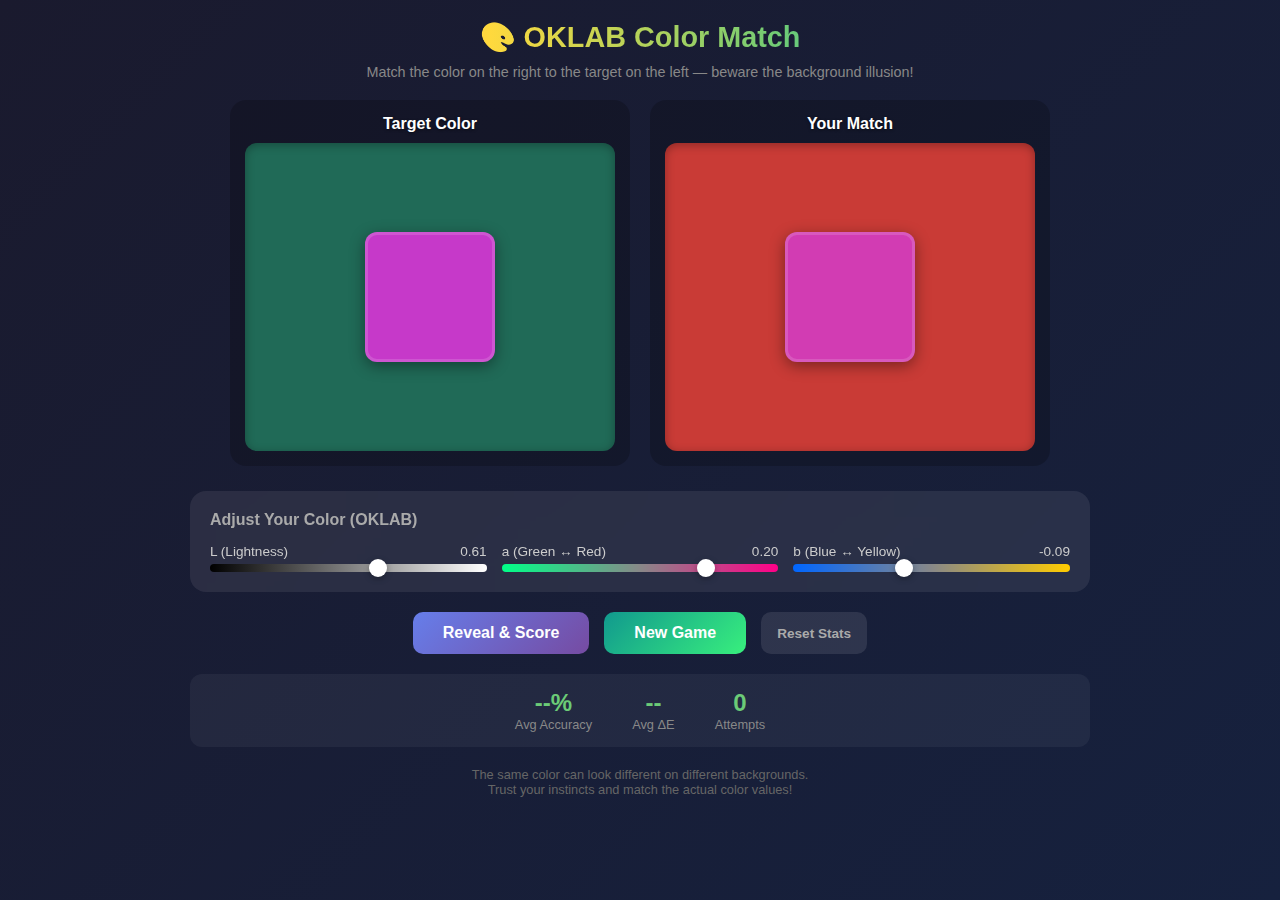
<file: colors_game.html>
<html lang="en"><head>
  <meta charset="UTF-8">
  <meta name="viewport" content="width=device-width, initial-scale=1.0">
  <title>OKLAB Full Color Match</title>
  <style>
    * { box-sizing: border-box; margin: 0; padding: 0; }
    body {
      font-family: -apple-system, BlinkMacSystemFont, 'Segoe UI', Roboto, sans-serif;
      min-height: 100vh;
      background: linear-gradient(135deg, #1a1a2e 0%, #16213e 100%);
      color: #fff;
      padding: 20px;
    }
    h1 {
      text-align: center;
      margin-bottom: 10px;
      font-size: 1.8rem;
      background: linear-gradient(90deg, #ff6b6b, #ffd93d, #6bcb77, #4d96ff);
      -webkit-background-clip: text;
      -webkit-text-fill-color: transparent;
      background-clip: text;
    }
    .subtitle {
      text-align: center;
      color: #888;
      margin-bottom: 20px;
      font-size: 0.9rem;
    }
    .game-container {
      max-width: 900px;
      margin: 0 auto;
    }
    .panels {
      display: flex;
      gap: 20px;
      justify-content: center;
      margin-bottom: 25px;
      flex-wrap: wrap;
    }
    .panel {
      flex: 1;
      min-width: 280px;
      max-width: 400px;
      border-radius: 16px;
      padding: 15px;
      text-align: center;
    }
    .panel-label {
      font-weight: 600;
      margin-bottom: 10px;
      font-size: 1rem;
      text-shadow: 0 1px 3px rgba(0,0,0,0.5);
    }
    .background-area {
      width: 100%;
      aspect-ratio: 1.2;
      border-radius: 12px;
      display: flex;
      align-items: center;
      justify-content: center;
      box-shadow: inset 0 2px 10px rgba(0,0,0,0.3);
      position: relative;
    }
    .color-swatch {
      width: 35%;
      aspect-ratio: 1;
      border-radius: 12px;
      box-shadow: 0 4px 15px rgba(0,0,0,0.4);
      border: 3px solid rgba(255,255,255,0.15);
    }
    .controls {
      background: rgba(255,255,255,0.08);
      border-radius: 16px;
      padding: 20px;
      margin-bottom: 20px;
      backdrop-filter: blur(10px);
    }
    .controls h3 {
      margin-bottom: 15px;
      font-size: 1rem;
      color: #aaa;
    }
    .sliders {
      display: grid;
      grid-template-columns: repeat(auto-fit, minmax(250px, 1fr));
      gap: 15px;
    }
    .slider-group {
      display: flex;
      flex-direction: column;
      gap: 5px;
    }
    .slider-group label {
      display: flex;
      justify-content: space-between;
      font-size: 0.85rem;
      color: #ccc;
    }
    .slider-group input[type="range"] {
      width: 100%;
      height: 8px;
      border-radius: 4px;
      -webkit-appearance: none;
      appearance: none;
      outline: none;
      cursor: pointer;
    }
    .slider-group input[type="range"]::-webkit-slider-thumb {
      -webkit-appearance: none;
      appearance: none;
      width: 18px;
      height: 18px;
      border-radius: 50%;
      background: #fff;
      cursor: pointer;
      box-shadow: 0 2px 6px rgba(0,0,0,0.3);
    }
    #sliderL { background: linear-gradient(to right, #000, #fff); }
    #sliderA { background: linear-gradient(to right, #00ff88, #888, #ff0088); }
    #sliderB { background: linear-gradient(to right, #0066ff, #888, #ffcc00); }
    .buttons {
      display: flex;
      gap: 15px;
      justify-content: center;
      flex-wrap: wrap;
      margin-bottom: 20px;
    }
    button {
      padding: 12px 30px;
      font-size: 1rem;
      font-weight: 600;
      border: none;
      border-radius: 10px;
      cursor: pointer;
      transition: all 0.2s;
    }
    button:hover { transform: translateY(-2px); }
    button:active { transform: translateY(0); }
    #revealBtn {
      background: linear-gradient(135deg, #667eea, #764ba2);
      color: #fff;
    }
    #newGameBtn {
      background: linear-gradient(135deg, #11998e, #38ef7d);
      color: #fff;
    }
    #resetStatsBtn {
      background: rgba(255,255,255,0.1);
      color: #aaa;
      font-size: 0.85rem;
      padding: 8px 16px;
    }
    .result {
      background: rgba(255,255,255,0.1);
      border-radius: 16px;
      padding: 20px;
      margin-bottom: 20px;
      text-align: center;
      display: none;
    }
    .result.show { display: block; }
    .result h3 { margin-bottom: 10px; font-size: 1.3rem; }
    .result .delta { color: #ffd93d; font-size: 1.1rem; margin-bottom: 5px; }
    .result .accuracy { font-size: 2rem; font-weight: 700; }
    .result .label { color: #888; font-size: 0.9rem; margin-top: 5px; }
    .result .color-comparison {
      display: flex;
      justify-content: center;
      gap: 20px;
      margin-top: 15px;
    }
    .result .comparison-swatch {
      width: 60px;
      height: 60px;
      border-radius: 10px;
      border: 2px solid rgba(255,255,255,0.2);
    }
    .result .comparison-label {
      font-size: 0.75rem;
      color: #888;
      margin-top: 5px;
    }
    .stats {
      background: rgba(255,255,255,0.05);
      border-radius: 12px;
      padding: 15px 20px;
      display: flex;
      justify-content: center;
      gap: 40px;
      flex-wrap: wrap;
      font-size: 0.9rem;
    }
    .stat-item {
      text-align: center;
    }
    .stat-item .value {
      font-size: 1.5rem;
      font-weight: 700;
      color: #6bcb77;
    }
    .stat-item .label {
      color: #888;
      font-size: 0.8rem;
    }
    .instructions {
      text-align: center;
      color: #666;
      font-size: 0.8rem;
      margin-top: 20px;
    }
  </style>
</head>
<body>
  <div class="game-container">
    <h1>🎨 OKLAB Color Match</h1>
    <p class="subtitle">Match the color on the right to the target on the left — beware the background illusion!</p>

    <div class="panels">
      <div class="panel" style="background: rgba(0,0,0,0.2);">
        <div class="panel-label">Target Color</div>
        <div class="background-area" id="bgLeft" style="background-color: rgb(44, 170, 180);">
          <div class="color-swatch" id="swatchTarget" style="background-color: rgb(120, 16, 111);"></div>
        </div>
      </div>
      <div class="panel" style="background: rgba(0,0,0,0.2);">
        <div class="panel-label">Your Match</div>
        <div class="background-area" id="bgRight" style="background-color: rgb(93, 88, 101);">
          <div class="color-swatch" id="swatchUser" style="background-color: rgb(163, 155, 182);"></div>
        </div>
      </div>
    </div>

    <div class="controls">
      <h3>Adjust Your Color (OKLAB)</h3>
      <div class="sliders">
        <div class="slider-group">
          <label><span>L (Lightness)</span><span id="valL">0.70</span></label>
          <input type="range" id="sliderL" min="0" max="1" step="0.005" value="0.5">
        </div>
        <div class="slider-group">
          <label><span>a (Green ↔ Red)</span><span id="valA">0.02</span></label>
          <input type="range" id="sliderA" min="-0.4" max="0.4" step="0.005" value="0">
        </div>
        <div class="slider-group">
          <label><span>b (Blue ↔ Yellow)</span><span id="valB">-0.04</span></label>
          <input type="range" id="sliderB" min="-0.4" max="0.4" step="0.005" value="0">
        </div>
      </div>
    </div>

    <div class="buttons">
      <button id="revealBtn">Reveal &amp; Score</button>
      <button id="newGameBtn">New Game</button>
      <button id="resetStatsBtn">Reset Stats</button>
    </div>

    <div class="result" id="result">
      <h3 id="resultTitle">Result</h3>
      <div class="delta" id="resultDelta"></div>
      <div class="accuracy" id="resultAccuracy"></div>
      <div class="label" id="resultLabel"></div>
      <div class="color-comparison">
        <div>
          <div class="comparison-swatch" id="compTarget"></div>
          <div class="comparison-label">Target</div>
        </div>
        <div>
          <div class="comparison-swatch" id="compUser"></div>
          <div class="comparison-label">Yours</div>
        </div>
      </div>
    </div>

    <div class="stats">
      <div class="stat-item">
        <div class="value" id="statAvg">93.4%</div>
        <div class="label">Avg Accuracy</div>
      </div>
      <div class="stat-item">
        <div class="value" id="statDelta">0.049</div>
        <div class="label">Avg ΔE</div>
      </div>
      <div class="stat-item">
        <div class="value" id="statAttempts">2</div>
        <div class="label">Attempts</div>
      </div>
    </div>

    <p class="instructions">
      The same color can look different on different backgrounds.<br>
      Trust your instincts and match the actual color values!
    </p>
  </div>

  <script>
    // ===== OKLAB Conversion Utilities =====
    function linearToGamma(c) {
      return c <= 0.0031308 ? 12.92 * c : 1.055 * Math.pow(c, 1/2.4) - 0.055;
    }
    function gammaToLinear(c) {
      return c <= 0.04045 ? c / 12.92 : Math.pow((c + 0.055) / 1.055, 2.4);
    }
    function oklabToLinearRGB(L, a, b) {
      const l_ = L + 0.3963377774 * a + 0.2158037573 * b;
      const m_ = L - 0.1055613458 * a - 0.0638541728 * b;
      const s_ = L - 0.0894841775 * a - 1.2914855480 * b;
      const l = l_ * l_ * l_;
      const m = m_ * m_ * m_;
      const s = s_ * s_ * s_;
      return [
        +4.0767416621 * l - 3.3077115913 * m + 0.2309699292 * s,
        -1.2684380046 * l + 2.6097574011 * m - 0.3413193965 * s,
        -0.0041960863 * l - 0.7034186147 * m + 1.7076147010 * s
      ];
    }
    function linearRGBToOklab(r, g, b) {
      const l = 0.4122214708 * r + 0.5363325363 * g + 0.0514459929 * b;
      const m = 0.2119034982 * r + 0.6806995451 * g + 0.1073969566 * b;
      const s = 0.0883024619 * r + 0.2817188376 * g + 0.6299787005 * b;
      const l_ = Math.cbrt(l);
      const m_ = Math.cbrt(m);
      const s_ = Math.cbrt(s);
      return [
        0.2104542553 * l_ + 0.7936177850 * m_ - 0.0040720468 * s_,
        1.9779984951 * l_ - 2.4285922050 * m_ + 0.4505937099 * s_,
        0.0259040371 * l_ + 0.7827717662 * m_ - 0.8086757660 * s_
      ];
    }
    function oklabToSRGB(L, a, b) {
      const [lr, lg, lb] = oklabToLinearRGB(L, a, b);
      return [
        Math.round(Math.min(1, Math.max(0, linearToGamma(lr))) * 255),
        Math.round(Math.min(1, Math.max(0, linearToGamma(lg))) * 255),
        Math.round(Math.min(1, Math.max(0, linearToGamma(lb))) * 255)
      ];
    }
    function srgbToOklab(r, g, b) {
      return linearRGBToOklab(gammaToLinear(r/255), gammaToLinear(g/255), gammaToLinear(b/255));
    }
    function oklabToCSS(L, a, b) {
      const [r, g, bl] = oklabToSRGB(L, a, b);
      return `rgb(${r},${g},${bl})`;
    }
    function isInGamut(L, a, b) {
      const [lr, lg, lb] = oklabToLinearRGB(L, a, b);
      const margin = -0.001;
      return lr >= margin && lr <= 1.001 && lg >= margin && lg <= 1.001 && lb >= margin && lb <= 1.001;
    }
    function randomOklabInGamut() {
      for (let i = 0; i < 1000; i++) {
        const L = 0.25 + Math.random() * 0.5;
        const a = (Math.random() - 0.5) * 0.5;
        const b = (Math.random() - 0.5) * 0.5;
        if (isInGamut(L, a, b)) return { L, a, b };
      }
      return { L: 0.5, a: 0, b: 0 };
    }
    function deltaE(c1, c2) {
      const dL = c1.L - c2.L;
      const da = c1.a - c2.a;
      const db = c1.b - c2.b;
      return Math.sqrt(dL * dL + da * da + db * db);
    }

    // ===== Stats =====
    const STORAGE_KEY = 'oklab_fullcolor_stats';
    function loadStats() {
      try {
        const d = JSON.parse(localStorage.getItem(STORAGE_KEY));
        if (d && typeof d.attempts === 'number') return d;
      } catch (e) {}
      return { attempts: 0, totalAccuracy: 0, totalDelta: 0 };
    }
    function saveStats(s) {
      localStorage.setItem(STORAGE_KEY, JSON.stringify(s));
    }
    function resetStats() {
      saveStats({ attempts: 0, totalAccuracy: 0, totalDelta: 0 });
    }

    // ===== Game State =====
    let targetColor = { L: 0.5, a: 0, b: 0 };
    let bgLeftColor = { L: 0.5, a: 0, b: 0 };
    let bgRightColor = { L: 0.5, a: 0, b: 0 };
    let revealed = false;

    // ===== DOM Elements =====
    const sliderL = document.getElementById('sliderL');
    const sliderA = document.getElementById('sliderA');
    const sliderB = document.getElementById('sliderB');
    const valL = document.getElementById('valL');
    const valA = document.getElementById('valA');
    const valB = document.getElementById('valB');
    const bgLeft = document.getElementById('bgLeft');
    const bgRight = document.getElementById('bgRight');
    const swatchTarget = document.getElementById('swatchTarget');
    const swatchUser = document.getElementById('swatchUser');
    const revealBtn = document.getElementById('revealBtn');
    const newGameBtn = document.getElementById('newGameBtn');
    const resetStatsBtn = document.getElementById('resetStatsBtn');
    const resultDiv = document.getElementById('result');
    const resultTitle = document.getElementById('resultTitle');
    const resultDelta = document.getElementById('resultDelta');
    const resultAccuracy = document.getElementById('resultAccuracy');
    const resultLabel = document.getElementById('resultLabel');
    const compTarget = document.getElementById('compTarget');
    const compUser = document.getElementById('compUser');
    const statAvg = document.getElementById('statAvg');
    const statDelta = document.getElementById('statDelta');
    const statAttempts = document.getElementById('statAttempts');

    // ===== Functions =====
    function getUserColor() {
      return {
        L: parseFloat(sliderL.value),
        a: parseFloat(sliderA.value),
        b: parseFloat(sliderB.value)
      };
    }

    function updateUserSwatch() {
      const c = getUserColor();
      valL.textContent = c.L.toFixed(2);
      valA.textContent = c.a.toFixed(2);
      valB.textContent = c.b.toFixed(2);
      swatchUser.style.backgroundColor = oklabToCSS(c.L, c.a, c.b);
    }

    function updateStatsDisplay() {
      const s = loadStats();
      if (s.attempts === 0) {
        statAvg.textContent = '--%';
        statDelta.textContent = '--';
      } else {
        statAvg.textContent = (s.totalAccuracy / s.attempts).toFixed(1) + '%';
        statDelta.textContent = (s.totalDelta / s.attempts).toFixed(3);
      }
      statAttempts.textContent = s.attempts;
    }

    function newGame() {
      revealed = false;
      resultDiv.classList.remove('show');
      
      // Generate target and two different background colors
      targetColor = randomOklabInGamut();
      bgLeftColor = randomOklabInGamut();
      bgRightColor = randomOklabInGamut();
      
      // Make sure backgrounds are noticeably different
      while (deltaE(bgLeftColor, bgRightColor) < 0.15) {
        bgRightColor = randomOklabInGamut();
      }
      
      // Random starting position for user (not too close to target)
      let startColor = randomOklabInGamut();
      sliderL.value = startColor.L;
      sliderA.value = startColor.a;
      sliderB.value = startColor.b;
      
      // Update display
      bgLeft.style.backgroundColor = oklabToCSS(bgLeftColor.L, bgLeftColor.a, bgLeftColor.b);
      bgRight.style.backgroundColor = oklabToCSS(bgRightColor.L, bgRightColor.a, bgRightColor.b);
      swatchTarget.style.backgroundColor = oklabToCSS(targetColor.L, targetColor.a, targetColor.b);
      updateUserSwatch();
      
      revealBtn.disabled = false;
      revealBtn.textContent = 'Reveal & Score';
    }

    function reveal() {
      if (revealed) return;
      revealed = true;
      
      const userColor = getUserColor();
      const delta = deltaE(targetColor, userColor);
      
      // Max possible delta in our range is roughly sqrt(0.5^2 + 0.4^2 + 0.4^2) ≈ 0.75
      const maxDelta = 0.75;
      const accuracy = Math.max(0, (1 - delta / maxDelta) * 100);
      
      // Update stats
      const s = loadStats();
      s.attempts++;
      s.totalAccuracy += accuracy;
      s.totalDelta += delta;
      saveStats(s);
      updateStatsDisplay();
      
      // Determine label
      let label, emoji;
      if (accuracy >= 95) { label = 'Perfect!'; emoji = '🏆'; }
      else if (accuracy >= 85) { label = 'Excellent!'; emoji = '🌟'; }
      else if (accuracy >= 70) { label = 'Great!'; emoji = '👏'; }
      else if (accuracy >= 50) { label = 'Good try!'; emoji = '👍'; }
      else if (accuracy >= 30) { label = 'Keep practicing!'; emoji = '💪'; }
      else { label = 'Those backgrounds are tricky!'; emoji = '🎨'; }
      
      resultTitle.textContent = `${emoji} ${label}`;
      resultDelta.textContent = `ΔE = ${delta.toFixed(4)}`;
      resultAccuracy.textContent = `${accuracy.toFixed(1)}%`;
      resultLabel.textContent = `Target: L=${targetColor.L.toFixed(2)} a=${targetColor.a.toFixed(2)} b=${targetColor.b.toFixed(2)}`;
      
      compTarget.style.backgroundColor = oklabToCSS(targetColor.L, targetColor.a, targetColor.b);
      compUser.style.backgroundColor = oklabToCSS(userColor.L, userColor.a, userColor.b);
      
      resultDiv.classList.add('show');
      revealBtn.disabled = true;
      revealBtn.textContent = 'Revealed!';
    }

    // ===== Event Listeners =====
    sliderL.addEventListener('input', updateUserSwatch);
    sliderA.addEventListener('input', updateUserSwatch);
    sliderB.addEventListener('input', updateUserSwatch);
    revealBtn.addEventListener('click', reveal);
    newGameBtn.addEventListener('click', newGame);
    resetStatsBtn.addEventListener('click', () => {
      resetStats();
      updateStatsDisplay();
    });

    // ===== Init =====
    updateStatsDisplay();
    newGame();
  </script>


</body></html>
</file>
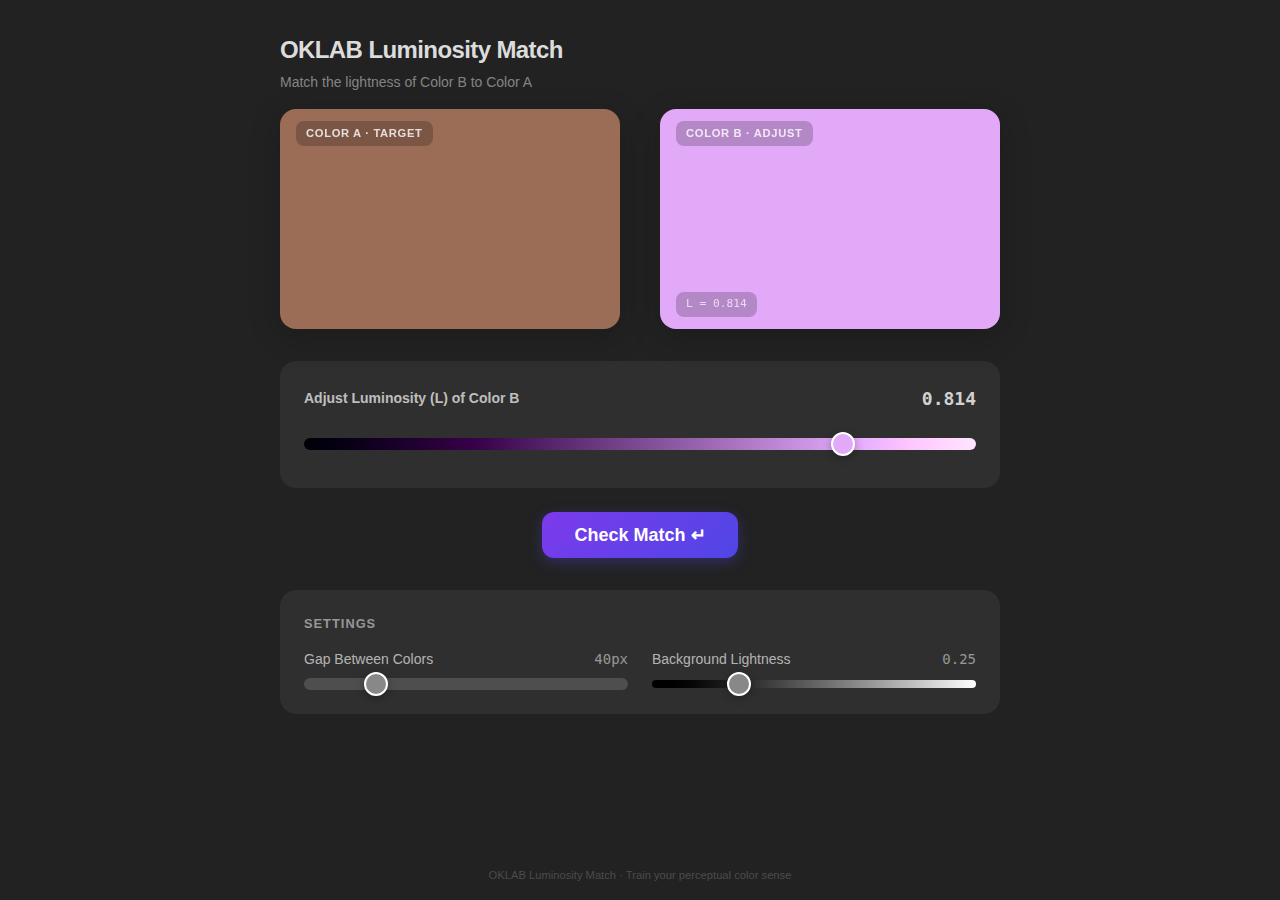
<file: values_game.html>
<html lang="en"><head>
<meta charset="UTF-8">
<meta name="viewport" content="width=device-width, initial-scale=1.0">
<title>OKLAB Luminosity Match</title>
<style>
  *,*::before,*::after{box-sizing:border-box;margin:0;padding:0}
  html{-webkit-text-size-adjust:100%}
  body{font-family:-apple-system,BlinkMacSystemFont,'Segoe UI',Roboto,'Helvetica Neue',Arial,sans-serif;line-height:1.5;min-height:100vh;transition:background-color .5s}
  .container{min-height:100vh;display:flex;flex-direction:column;align-items:center}
  header{width:100%;max-width:48rem;padding:2rem 1.5rem 1rem}
  .header-inner{display:flex;align-items:center;justify-content:space-between;flex-wrap:wrap;gap:1rem}
  .title{font-size:1.5rem;font-weight:700;letter-spacing:-.025em}
  .subtitle{font-size:.875rem;margin-top:.25rem}
  .avg-box{text-align:right;border-radius:.75rem;padding:.5rem 1rem}
  .avg-label{font-size:.7rem;font-weight:600;text-transform:uppercase;letter-spacing:.08em}
  .avg-value{font-size:1.5rem;font-weight:700}
  .avg-rounds{font-size:.7rem}

  main{width:100%;max-width:48rem;padding:0 1.5rem;flex:1;display:flex;flex-direction:column}

  .swatches{display:flex;align-items:stretch;justify-content:center}
  .swatch-col{flex:1;display:flex;flex-direction:column;min-width:0}
  .swatch{border-radius:1rem;position:relative;overflow:hidden;height:220px;box-shadow:0 8px 32px rgba(0,0,0,.2);transition:background-color .15s}
  .swatch-label{position:absolute;top:.75rem;left:1rem;padding:.25rem .625rem;border-radius:.5rem;background:rgba(0,0,0,.2);backdrop-filter:blur(6px);-webkit-backdrop-filter:blur(6px);color:rgba(255,255,255,.8);font-size:.7rem;font-weight:600;text-transform:uppercase;letter-spacing:.06em}
  .swatch-lval{position:absolute;bottom:.75rem;left:1rem;padding:.25rem .625rem;border-radius:.5rem;background:rgba(0,0,0,.2);backdrop-filter:blur(6px);-webkit-backdrop-filter:blur(6px);color:rgba(255,255,255,.7);font-size:.7rem;font-family:'SF Mono',SFMono-Regular,Menlo,Consolas,monospace}

  .slider-section{margin-top:2rem;border-radius:1rem;padding:1.5rem}
  .slider-header{display:flex;align-items:center;justify-content:space-between;margin-bottom:.75rem}
  .slider-label{font-size:.875rem;font-weight:600}
  .slider-value{font-size:1.125rem;font-family:'SF Mono',SFMono-Regular,Menlo,Consolas,monospace;font-weight:700}

  .slider-track-wrap{position:relative;height:2.5rem;display:flex;align-items:center}
  .slider-gradient{position:absolute;left:0;right:0;height:.75rem;border-radius:9999px;overflow:hidden;pointer-events:none}
  .target-marker{position:absolute;height:2rem;width:3px;border-radius:9999px;background:#fff;z-index:5;pointer-events:none;transform:translateX(-50%);box-shadow:0 0 8px rgba(255,255,255,.6),0 0 0 2px rgba(0,0,0,.3);transition:opacity .3s}

  input[type=range]{position:relative;width:100%;height:.75rem;-webkit-appearance:none;appearance:none;background:transparent;cursor:pointer;z-index:10}
  input[type=range]::-webkit-slider-thumb{-webkit-appearance:none;width:1.5rem;height:1.5rem;border-radius:50%;border:2px solid #fff;box-shadow:0 2px 8px rgba(0,0,0,.3);cursor:pointer;transition:transform .15s;background:var(--thumb-color,#888)}
  input[type=range]::-moz-range-thumb{width:1.5rem;height:1.5rem;border-radius:50%;border:2px solid #fff;box-shadow:0 2px 8px rgba(0,0,0,.3);cursor:pointer;background:var(--thumb-color,#888)}
  input[type=range]:hover::-webkit-slider-thumb{transform:scale(1.15)}
  input[type=range]:disabled{cursor:not-allowed;opacity:.7}
  input[type=range]:disabled::-webkit-slider-thumb{cursor:not-allowed}

  .actions{margin-top:1.5rem;display:flex;flex-direction:column;align-items:center}

  .btn{padding:.75rem 2rem;border-radius:.75rem;font-weight:600;color:#fff;font-size:1.125rem;border:none;cursor:pointer;transition:all .2s;outline:none;box-shadow:0 4px 14px rgba(0,0,0,.2)}
  .btn:hover{transform:scale(1.05)}
  .btn:active{transform:scale(.95)}
  .btn-submit{background:linear-gradient(135deg,#7c3aed,#4f46e5);box-shadow:0 4px 14px rgba(79,70,229,.35)}
  .btn-submit:hover{background:linear-gradient(135deg,#8b5cf6,#6366f1)}
  .btn-next{width:100%;background:linear-gradient(135deg,#059669,#0d9488);box-shadow:0 4px 14px rgba(5,150,105,.35);margin-top:1rem}
  .btn-next:hover{background:linear-gradient(135deg,#10b981,#14b8a6)}

  .result-card{width:100%;max-width:28rem;border-radius:1rem;padding:1.5rem;text-align:center}
  .result-emoji{font-size:2.5rem;margin-bottom:.5rem}
  .result-accuracy{font-size:2.5rem;font-weight:700}
  .result-label{font-size:1.125rem;font-weight:500;margin-top:.25rem}
  .result-grid{margin-top:1rem;display:grid;grid-template-columns:repeat(3,1fr);gap:1rem;font-size:.875rem}
  .result-grid-title{font-weight:500}
  .result-grid-val{font-family:'SF Mono',SFMono-Regular,Menlo,Consolas,monospace;font-size:1.125rem}

  .comparison{margin-top:1rem;display:flex;align-items:center;justify-content:center}
  .comp-item{text-align:center}
  .comp-swatch{width:4rem;height:4rem;border-radius:.75rem;box-shadow:0 2px 8px rgba(0,0,0,.15);margin:0 auto}
  .comp-label{font-size:.7rem;margin-top:.25rem}

  .settings{margin-top:2rem;border-radius:1rem;padding:1.5rem}
  .settings-title{font-size:.8rem;font-weight:600;text-transform:uppercase;letter-spacing:.08em;margin-bottom:1rem}
  .settings-grid{display:grid;grid-template-columns:1fr 1fr;gap:1.5rem}
  @media(max-width:640px){.settings-grid{grid-template-columns:1fr}}
  .setting-header{display:flex;align-items:center;justify-content:space-between;margin-bottom:.5rem}
  .setting-label{font-size:.875rem;font-weight:500}
  .setting-val{font-size:.875rem;font-family:'SF Mono',SFMono-Regular,Menlo,Consolas,monospace}
  .setting-slider-wrap{position:relative}
  .bg-gradient-bar{position:absolute;inset:0;height:.5rem;border-radius:9999px;top:50%;transform:translateY(-50%);pointer-events:none;background:linear-gradient(to right,oklab(0 0 0),oklab(.5 0 0),oklab(1 0 0))}
  .setting-slider{width:100%;height:.5rem;border-radius:9999px;-webkit-appearance:none;appearance:none;cursor:pointer}
  .setting-slider::-webkit-slider-thumb{-webkit-appearance:none;width:1.25rem;height:1.25rem;border-radius:50%;background:#fff;box-shadow:0 1px 4px rgba(0,0,0,.25);cursor:pointer;border:2px solid #d1d5db}
  .setting-slider::-moz-range-thumb{width:1.25rem;height:1.25rem;border-radius:50%;background:#fff;box-shadow:0 1px 4px rgba(0,0,0,.25);cursor:pointer;border:2px solid #d1d5db}

  .history-toggle{display:flex;align-items:center;gap:.5rem;font-size:.875rem;font-weight:500;background:none;border:none;cursor:pointer;margin-top:1.5rem;padding:.25rem 0}
  .history-toggle svg{width:1rem;height:1rem;transition:transform .2s}
  .history-toggle.open svg{transform:rotate(90deg)}
  .history-table-wrap{margin-top:.75rem;border-radius:.75rem;overflow:hidden}
  .history-table{width:100%;font-size:.875rem;border-collapse:collapse}
  .history-table th{padding:.75rem 1rem;text-align:left;font-weight:500;font-size:.8rem}
  .history-table th:last-child{text-align:right}
  .history-table td{padding:.625rem 1rem;font-family:'SF Mono',SFMono-Regular,Menlo,Consolas,monospace}
  .history-table td:last-child{text-align:right;font-weight:700}

  footer{width:100%;text-align:center;padding:1rem;font-size:.7rem}

  .c-green{color:#34d399}.c-emerald{color:#6ee7b7}.c-yellow{color:#facc15}.c-orange{color:#fb923c}.c-red{color:#f87171}
</style>
</head>
<body style="background-color: oklab(0.25 0 0);">
<div class="container" id="app"><header><div class="header-inner"><div><div class="title" style="color:rgba(255,255,255,0.85)">OKLAB Luminosity Match</div><div class="subtitle" style="color:rgba(255,255,255,0.45)">Match the lightness of Color B to Color A</div></div></div></header><main><div class="swatches" style="gap:40px"><div class="swatch-col"><div class="swatch" style="background:oklab(0.7741574050174056 0.01493706068773637 0.018208661550339723)"><div class="swatch-label">Color A · Target</div></div></div><div class="swatch-col"><div class="swatch" style="background:oklab(0.4363193186526374 0.12192264132337467 -0.001987828345611464)"><div class="swatch-label">Color B · Adjust</div><div class="swatch-lval">L = 0.436</div></div></div></div><div class="slider-section" style="background:rgba(255,255,255,.06)"><div class="slider-header"><span class="slider-label" style="color:rgba(255,255,255,0.7)">Adjust Luminosity (L) of Color B</span><span class="slider-value" style="color:rgba(255,255,255,0.8)">0.436</span></div><div class="slider-track-wrap"><div class="slider-gradient" style="background:linear-gradient(to right,oklab(0 0.12192264132337467 -0.001987828345611464),oklab(0.125 0.12192264132337467 -0.001987828345611464),oklab(0.25 0.12192264132337467 -0.001987828345611464),oklab(0.375 0.12192264132337467 -0.001987828345611464),oklab(0.5 0.12192264132337467 -0.001987828345611464),oklab(0.625 0.12192264132337467 -0.001987828345611464),oklab(0.75 0.12192264132337467 -0.001987828345611464),oklab(0.875 0.12192264132337467 -0.001987828345611464),oklab(1 0.12192264132337467 -0.001987828345611464))"></div><input type="range" id="lSlider" min="0" max="1" step="0.001" value="0.4363193186526374" style="--thumb-color:oklab(0.4363193186526374 0.12192264132337467 -0.001987828345611464)"></div></div><div class="actions"><button class="btn btn-submit" id="btnSubmit">Check Match ↵</button></div><div class="settings" style="background:rgba(255,255,255,.06)"><div class="settings-title" style="color:rgba(255,255,255,0.5)">Settings</div><div class="settings-grid"><div><div class="setting-header"><span class="setting-label" style="color:rgba(255,255,255,0.65)">Gap Between Colors</span><span class="setting-val" style="color:rgba(255,255,255,0.5)">40px</span></div><input type="range" id="gapSlider" class="setting-slider" min="0" max="200" step="1" value="40" style="background:rgba(255,255,255,0.15)"></div><div><div class="setting-header"><span class="setting-label" style="color:rgba(255,255,255,0.65)">Background Lightness</span><span class="setting-val" style="color:rgba(255,255,255,0.5)">0.25</span></div><div class="setting-slider-wrap"><div class="bg-gradient-bar"></div><input type="range" id="bgSlider" class="setting-slider" min="0" max="1" step="0.01" value="0.25" style="background:transparent;position:relative;z-index:2"></div></div></div></div><div style="height:2rem"></div></main><footer style="color:rgba(255,255,255,0.2)">OKLAB Luminosity Match · Train your perceptual color sense</footer></div>
<script>
(function(){
  // ===== OKLAB Utilities =====
  function oklabToCSS(c){return`oklab(${c.L} ${c.a} ${c.b})`}

  function isInGamut(c){
    var L=c.L,a=c.a,b=c.b;
    var l_=L+.3963377774*a+.2158037573*b;
    var m_=L-.1055613458*a-.0638541728*b;
    var s_=L-.0894841775*a-1.291485548*b;
    var l=l_*l_*l_,m=m_*m_*m_,s=s_*s_*s_;
    var rL=4.0767416621*l-3.3077115913*m+.2309699292*s;
    var gL=-1.2684380046*l+2.6097574011*m-.3413193965*s;
    var bL=-.0041960863*l-.7034186147*m+1.707614701*s;
    var mg=.01;
    return rL>=-mg&&rL<=1+mg&&gL>=-mg&&gL<=1+mg&&bL>=-mg&&bL<=1+mg;
  }

  function randomOklabColor(){
    var c,i=0;
    do{c={L:.3+Math.random()*.5,a:(Math.random()-.5)*.3,b:(Math.random()-.5)*.3};i++}while(!isInGamut(c)&&i<100);
    return c;
  }

  function randomOklabColorWithDifferentL(targetL){
    var c,i=0;
    do{
      var nL;
      do{nL=.15+Math.random()*.7}while(Math.abs(nL-targetL)<.15);
      c={L:nL,a:(Math.random()-.5)*.3,b:(Math.random()-.5)*.3};i++;
    }while(!isInGamut(c)&&i<100);
    return c;
  }

  // ===== State =====
  var state={
    color1:null,color2:null,userL:.5,submitted:false,
    results:[],gap:40,bgLightness:.25,showHistory:false
  };

  function newRound(){
    state.color1=randomOklabColor();
    state.color2=randomOklabColorWithDifferentL(state.color1.L);
    state.userL=.15+Math.random()*.7;
    state.submitted=false;
  }
  newRound();

  function calcAccuracy(tL,uL){return Math.max(0,(1-Math.abs(tL-uL)/.5)*100)}

  function accColor(a){
    if(a>=90)return'c-green';if(a>=70)return'c-emerald';if(a>=50)return'c-yellow';if(a>=30)return'c-orange';return'c-red';
  }
  function accEmoji(a){
    if(a>=95)return'🎯';if(a>=85)return'🔥';if(a>=70)return'👍';if(a>=50)return'😐';if(a>=30)return'😬';return'💀';
  }
  function accLabel(a){
    if(a>=95)return'Perfect!';if(a>=85)return'Excellent!';if(a>=70)return'Good';if(a>=50)return'Decent';if(a>=30)return'Off';return'Way off';
  }

  function tc(prop){return state.bgLightness>.5?{dark:true}:{dark:false}}
  function fg(a){return state.bgLightness>.5?'rgba(0,0,0,'+a+')':'rgba(255,255,255,'+a+')';}
  function panelBg(){return state.bgLightness>.5?'rgba(0,0,0,.06)':'rgba(255,255,255,.06)';}

  // ===== Render =====
  function render(){
    var c1=state.color1,c2=state.color2;
    var c1css=oklabToCSS(c1);
    var adj={L:state.userL,a:c2.a,b:c2.b};
    var c2css=oklabToCSS(adj);
    var bgCSS=oklabToCSS({L:state.bgLightness,a:0,b:0});
    var accuracy=calcAccuracy(c1.L,state.userL);
    var avgAcc=null;
    if(state.results.length>0){
      var s=0;for(var i=0;i<state.results.length;i++)s+=state.results[i].accuracy;
      avgAcc=s/state.results.length;
    }
    var ideal={L:c1.L,a:c2.a,b:c2.b};

    document.body.style.backgroundColor=bgCSS;

    // Gradient stops for slider
    var stops=[];
    for(var st=0;st<=1;st+=.125){
      stops.push(oklabToCSS({L:st,a:c2.a,b:c2.b}));
    }
    var gradStr='linear-gradient(to right,'+stops.join(',')+')';

    var html='';
    // Header
    html+='<header><div class="header-inner">';
    html+='<div><div class="title" style="color:'+fg(.85)+'">OKLAB Luminosity Match</div>';
    html+='<div class="subtitle" style="color:'+fg(.45)+'">Match the lightness of Color B to Color A</div></div>';
    if(avgAcc!==null){
      html+='<div class="avg-box" style="background:'+fg(.08)+'">';
      html+='<div class="avg-label" style="color:'+fg(.4)+'">Avg. Accuracy</div>';
      html+='<div class="avg-value '+accColor(avgAcc)+'">'+avgAcc.toFixed(1)+'%</div>';
      html+='<div class="avg-rounds" style="color:'+fg(.35)+'">'+state.results.length+' round'+(state.results.length!==1?'s':'')+'</div>';
      html+='</div>';
    }
    html+='</div></header>';

    // Main
    html+='<main>';

    // Swatches
    html+='<div class="swatches" style="gap:'+state.gap+'px">';
    // Color A
    html+='<div class="swatch-col"><div class="swatch" style="background:'+c1css+'">';
    html+='<div class="swatch-label">Color A · Target</div>';
    if(state.submitted) html+='<div class="swatch-lval">L = '+c1.L.toFixed(3)+'</div>';
    html+='</div></div>';
    // Color B
    html+='<div class="swatch-col"><div class="swatch" style="background:'+c2css+'">';
    html+='<div class="swatch-label">Color B · Adjust</div>';
    html+='<div class="swatch-lval">L = '+state.userL.toFixed(3)+'</div>';
    html+='</div></div>';
    html+='</div>';

    // Slider
    html+='<div class="slider-section" style="background:'+panelBg()+'">';
    html+='<div class="slider-header">';
    html+='<span class="slider-label" style="color:'+fg(.7)+'">Adjust Luminosity (L) of Color B</span>';
    html+='<span class="slider-value" style="color:'+fg(.8)+'">'+state.userL.toFixed(3)+'</span>';
    html+='</div>';
    html+='<div class="slider-track-wrap">';
    html+='<div class="slider-gradient" style="background:'+gradStr+'"></div>';
    if(state.submitted){
      html+='<div class="target-marker" style="left:'+(c1.L*100)+'%"></div>';
    }
    html+='<input type="range" id="lSlider" min="0" max="1" step="0.001" value="'+state.userL+'"'+(state.submitted?' disabled':'')+' style="--thumb-color:'+c2css+'">';
    html+='</div></div>';

    // Actions
    html+='<div class="actions">';
    if(!state.submitted){
      html+='<button class="btn btn-submit" id="btnSubmit">Check Match ↵</button>';
    }else{
      html+='<div class="result-card" style="background:'+panelBg()+'">';
      html+='<div class="result-emoji">'+accEmoji(accuracy)+'</div>';
      html+='<div class="result-accuracy '+accColor(accuracy)+'">'+accuracy.toFixed(1)+'%</div>';
      html+='<div class="result-label '+accColor(accuracy)+'">'+accLabel(accuracy)+'</div>';
      html+='<div class="result-grid" style="color:'+fg(.5)+'">';
      html+='<div><div class="result-grid-title">Target L</div><div class="result-grid-val" style="color:'+fg(.75)+'">'+c1.L.toFixed(3)+'</div></div>';
      html+='<div><div class="result-grid-title">Your L</div><div class="result-grid-val" style="color:'+fg(.75)+'">'+state.userL.toFixed(3)+'</div></div>';
      html+='<div><div class="result-grid-title">Difference</div><div class="result-grid-val" style="color:'+fg(.75)+'">'+Math.abs(c1.L-state.userL).toFixed(3)+'</div></div>';
      html+='</div>';
      // Comparison swatches
      html+='<div class="comparison" style="gap:'+state.gap+'px">';
      html+='<div class="comp-item"><div class="comp-swatch" style="background:'+c1css+'"></div><div class="comp-label" style="color:'+fg(.4)+'">Target A</div></div>';
      html+='<div class="comp-item"><div class="comp-swatch" style="background:'+oklabToCSS(ideal)+'"></div><div class="comp-label" style="color:'+fg(.4)+'">Ideal B</div></div>';
      html+='<div class="comp-item"><div class="comp-swatch" style="background:'+c2css+'"></div><div class="comp-label" style="color:'+fg(.4)+'">Your B</div></div>';
      html+='</div>';
      html+='</div>';
      html+='<button class="btn btn-next" id="btnNext">Next Round ↵</button>';
    }
    html+='</div>';

    // Settings
    html+='<div class="settings" style="background:'+panelBg()+'">';
    html+='<div class="settings-title" style="color:'+fg(.5)+'">Settings</div>';
    html+='<div class="settings-grid">';
    // Gap
    html+='<div>';
    html+='<div class="setting-header"><span class="setting-label" style="color:'+fg(.65)+'">Gap Between Colors</span><span class="setting-val" style="color:'+fg(.5)+'">'+state.gap+'px</span></div>';
    html+='<input type="range" id="gapSlider" class="setting-slider" min="0" max="200" step="1" value="'+state.gap+'" style="background:'+fg(.15)+'">';
    html+='</div>';
    // Bg
    html+='<div>';
    html+='<div class="setting-header"><span class="setting-label" style="color:'+fg(.65)+'">Background Lightness</span><span class="setting-val" style="color:'+fg(.5)+'">'+state.bgLightness.toFixed(2)+'</span></div>';
    html+='<div class="setting-slider-wrap"><div class="bg-gradient-bar"></div>';
    html+='<input type="range" id="bgSlider" class="setting-slider" min="0" max="1" step="0.01" value="'+state.bgLightness+'" style="background:transparent;position:relative;z-index:2">';
    html+='</div></div>';
    html+='</div></div>';

    // History
    if(state.results.length>0){
      html+='<button class="history-toggle'+(state.showHistory?' open':'')+'" id="btnHistory" style="color:'+fg(.45)+'">';
      html+='<svg fill="none" viewBox="0 0 24 24" stroke="currentColor" stroke-width="2"><path stroke-linecap="round" stroke-linejoin="round" d="M9 5l7 7-7 7"/></svg>';
      html+='Round History ('+state.results.length+')</button>';
      if(state.showHistory){
        html+='<div class="history-table-wrap" style="background:'+panelBg()+'">';
        html+='<table class="history-table">';
        html+='<thead><tr style="color:'+fg(.5)+';border-bottom:1px solid '+fg(.1)+'">';
        html+='<th>#</th><th>Target L</th><th>Your L</th><th>Diff</th><th>Accuracy</th></tr></thead><tbody>';
        for(var i=0;i<state.results.length;i++){
          var r=state.results[i];
          var bb=i<state.results.length-1?'border-bottom:1px solid '+fg(.06):'';
          html+='<tr style="color:'+fg(.65)+';'+bb+'">';
          html+='<td>'+(i+1)+'</td><td>'+r.targetL.toFixed(3)+'</td><td>'+r.userL.toFixed(3)+'</td>';
          html+='<td>'+Math.abs(r.targetL-r.userL).toFixed(3)+'</td>';
          html+='<td class="'+accColor(r.accuracy)+'">'+r.accuracy.toFixed(1)+'%</td></tr>';
        }
        html+='</tbody></table></div>';
      }
    }

    html+='<div style="height:2rem"></div></main>';
    html+='<footer style="color:'+fg(.2)+'">OKLAB Luminosity Match · Train your perceptual color sense</footer>';

    document.getElementById('app').innerHTML=html;

    // Bind events
    var lSlider=document.getElementById('lSlider');
    if(lSlider&&!state.submitted){
      lSlider.addEventListener('input',function(e){
        state.userL=parseFloat(e.target.value);
        render();
      });
    }
    var btnSubmit=document.getElementById('btnSubmit');
    if(btnSubmit){
      btnSubmit.addEventListener('click',doSubmit);
    }
    var btnNext=document.getElementById('btnNext');
    if(btnNext){
      btnNext.addEventListener('click',doNext);
    }
    var gapSlider=document.getElementById('gapSlider');
    if(gapSlider){
      gapSlider.addEventListener('input',function(e){
        state.gap=parseInt(e.target.value);
        render();
      });
    }
    var bgSlider=document.getElementById('bgSlider');
    if(bgSlider){
      bgSlider.addEventListener('input',function(e){
        state.bgLightness=parseFloat(e.target.value);
        render();
      });
    }
    var btnHist=document.getElementById('btnHistory');
    if(btnHist){
      btnHist.addEventListener('click',function(){
        state.showHistory=!state.showHistory;
        render();
      });
    }

    // Preserve focus on L slider after re-render (for keyboard use)
    if(document.activeElement===document.body && lSlider && !state.submitted){
      // Don't steal focus
    }
  }

  function doSubmit(){
    if(state.submitted)return;
    state.submitted=true;
    var accuracy=calcAccuracy(state.color1.L,state.userL);
    state.results.push({targetL:state.color1.L,userL:state.userL,accuracy:accuracy});
    render();
  }

  function doNext(){
    newRound();
    render();
  }

  // Keyboard: Enter
  document.addEventListener('keydown',function(e){
    if(e.key==='Enter'){
      if(state.submitted)doNext();
      else doSubmit();
    }
  });

  render();
})();
</script>


</body></html>
</file>
